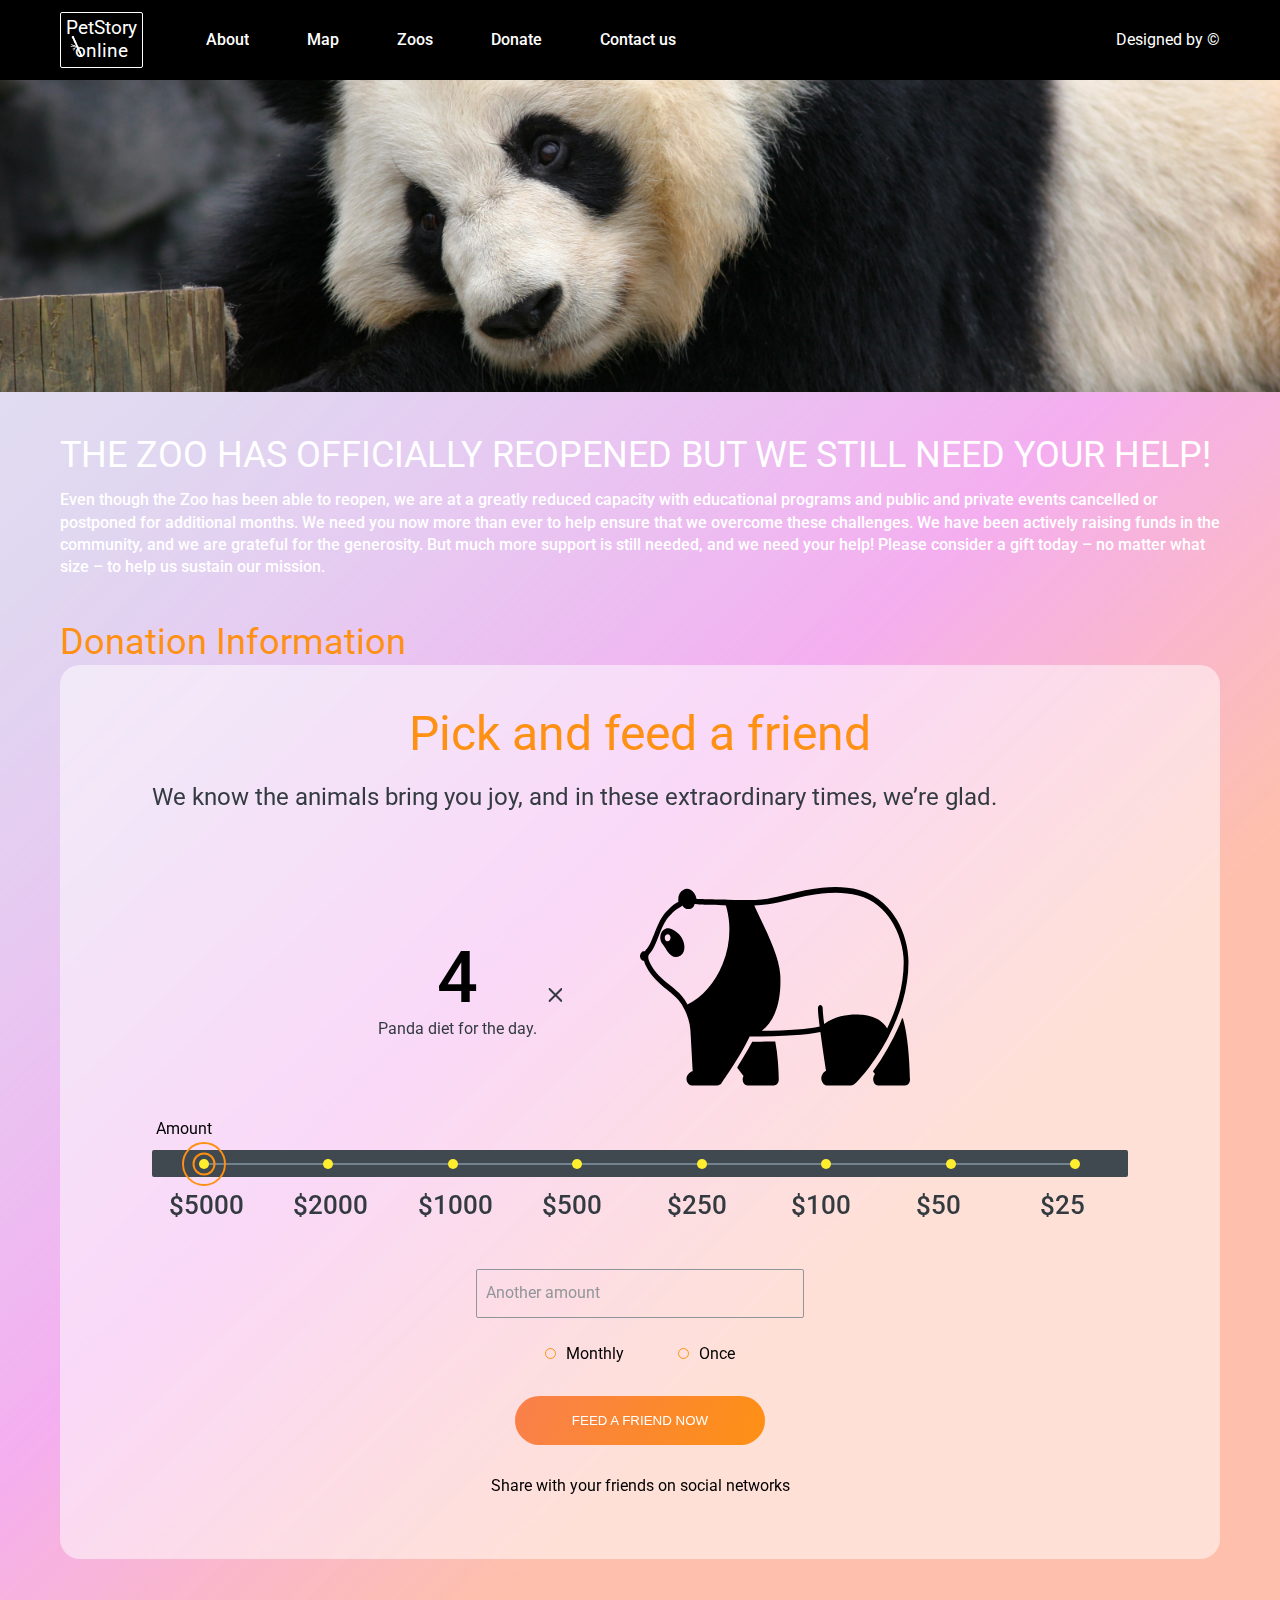
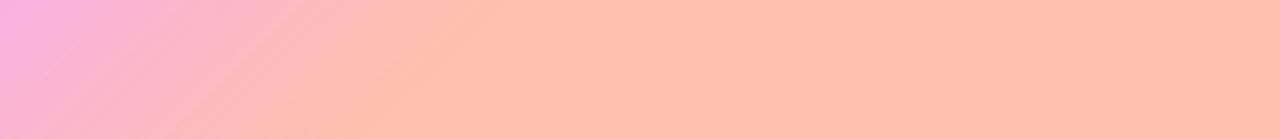
<file: donate.html>
<!DOCTYPE html>
<html lang="en">

<head>
	<meta charset="UTF-8">
	<meta http-equiv="X-UA-Compatible" content="IE=edge">
	<meta name="viewport" content="width=device-width, initial-scale=1.0">
	<link href="./css/style.css" rel="stylesheet">
	<title>Online Zoo</title>
</head>

<body>

	<header class="header">
		<div class="header__container">
			<div class="header__inner">

				<div class="header__logo logo">
					<a href="./index.html#about">PetStory<br>online</a>
				</div>

				<div class="header__menu menu">
					<!-- <button type="button" class="menu__icon icon-menu"><span></span></button> -->
					<nav class="menu__body">
						<ul class="menu__list">
							<li class="menu__item"><a href="#" class="menu__link">About</a></li>
							<li class="menu__item"><a href="#" class="menu__link">Map</a></li>
							<li class="menu__item"><a href="#" class="menu__link">Zoos</a></li>
							<li class="menu__item"><a href="#" class="menu__link">Donate</a></li>
							<li class="menu__item"><a href="#" class="menu__link">Contact us</a></li>
						</ul>
					</nav>
				</div>

				<div class="header__mark">
					<a target="_blank" href="https://www.figma.com/file/ypzT9idgAILaSRVRmDAJxn/online-zoo-3-weeks">Designed
						by ©</a>
				</div>

			</div>
		</div>
	</header>
	<div class="wrapper">
		<main class="donate-page">

			<div class="image">
				<div class="image__container">
					<div class="image__inner">
						<img class="image__item" src="./img/donate/panda.jpg" alt="#">
					</div>
				</div>
			</div>

			<section class="donation">
				<div class="donation__container">
					<h1 class="donation__title">THE ZOO HAS OFFICIALLY REOPENED BUT WE STILL NEED YOUR HELP!</h1>
					<p class="donation__text">Even though the Zoo has been able to reopen, we are at a greatly reduced
						capacity with educational programs and public and private events cancelled or postponed for additional
						months. We need you now more than ever to help ensure that we overcome these challenges. We have been
						actively raising funds in the community, and we are grateful for the generosity. But much more support
						is still needed, and we need your help! Please consider a gift today – no matter what size – to help
						us sustain our mission.</p>

					<h2 class="donation__info">
						Donation Information
					</h2>
					<div class="donation__body body-donation">
						<div class="body-donation__inner">
							<h3 class="body-donation__title">Pick and feed a friend</h3>
							<p class="body-donation__text">We know the animals bring you joy, and in these extraordinary times,
								we’re glad.</p>
							<div class="body-donation__panda">
								<div class="body-donation__half">
									<div class="body-donation__descr">
										<p class="body-donation__days">4</p>
										<p class="body-donation__label">Panda diet for the day.</p>
									</div>
								</div>
								<div class="body-donation__half">
									<div class="body-donation__image">
										<img src="./img/donate/panda_icon.svg" alt="#">
									</div>
								</div>
							</div>
							<form class="donate" method="post" action="#">
								<h4 class="donate__title">Amount</h4>
								<div class="line">
									<div class="line__marks marks">
										<input class="hide" value="5000" type="radio" name="donate" id="m1">
										<input class="hide" value="2000" type="radio" name="donate" id="m2">
										<input class="hide" value="1000" type="radio" name="donate" id="m3">
										<input class="hide" value="500" type="radio" name="donate" id="m4">
										<input class="hide" value="250" type="radio" name="donate" id="m5">
										<input class="hide" value="100" type="radio" name="donate" id="m6">
										<input class="hide" value="50" type="radio" name="donate" id="m7">
										<input class="hide" value="25" type="radio" name="donate" id="m8">

										<label class="marks__item check" for="m1"> <span>5000</span> </label>
										<label class="marks__item" for="m2"><span>2000</span></label>
										<label class="marks__item" for="m3"><span>1000</span></label>
										<label class="marks__item" for="m4"><span>500</span></label>
										<label class="marks__item" for="m5"><span>250</span></label>
										<label class="marks__item" for="m6"><span>100</span></label>
										<label class="marks__item" for="m7"><span>50</span></label>
										<label class="marks__item" for="m8"><span>25</span></label>
									</div>
								</div>
								<input class="donate__amount" placeholder="Another amount" type="number">
								<div class="donate__pay-subscribe">
									<input class="hide" type="radio" name="subscribe" id="s1">
									<input checked class="hide" type="radio" name="subscribe" id="s2">
									<label for="s1">Monthly</label>
									<label for="s2">Once</label>
								</div>
								<button class="donate__btn button" type="submit">Feed a friend now</button>
								<a class="donate__link" href="#">Share with your friends on social networks </a>
							</form>
						</div>
					</div>
				</div>
			</section>
		</main>
	</div>

	<script src="./js/donate.js"></script>
</body>

</html>
</file>
<file: css/style.css>
@charset "UTF-8";
@import url(https://fonts.googleapis.com/css?family=Roboto:100,300,regular,500,700&display=swap);
.button {
  font-weight: 500;
  width: 25.7%;
  padding: 17px 0px;
  text-align: center;
  text-transform: uppercase;
  color: #fff;
  background: linear-gradient(113.96deg, #f9804b 1.49%, #fe9013 101.44%);
  cursor: pointer;
  border-radius: 25px;
}
.button_rectangle {
  border-radius: 5px;
}
.button:hover {
  background: #e47209;
}
.button:active {
  background: #4b9200;
}
.button:disabled {
  background: #767474;
}

.logo {
  padding: 3.5px 4.75px;
  text-align: center;
  border: 1.18841px solid #ffffff;
  border-radius: 2px;
}
.logo a {
  position: relative;
  font-size: 19px;
  line-height: 1.2;
}
.logo a::before {
  content: "";
  position: absolute;
  left: 4px;
  bottom: 5px;
  width: 12px;
  height: 22px;
  background: url("../img/icons/bamboo.svg") 0 0/cover no-repeat;
}

.hide {
  display: none;
}

.header {
  background: #000000;
  color: #fff;
  position: absolute;
  width: 100%;
}
.header__inner {
  min-height: 80px;
  display: -webkit-box;
  display: -ms-flexbox;
  display: flex;
  -webkit-box-align: center;
      -ms-flex-align: center;
          align-items: center;
  -webkit-column-gap: 63px;
     -moz-column-gap: 63px;
          column-gap: 63px;
}
.header__menu {
  -webkit-box-flex: 1;
      -ms-flex: 1 1 auto;
          flex: 1 1 auto;
}
.menu__list {
  display: -webkit-box;
  display: -ms-flexbox;
  display: flex;
  -webkit-box-align: center;
      -ms-flex-align: center;
          align-items: center;
  -ms-flex-wrap: wrap;
      flex-wrap: wrap;
}
.menu__item {
  overflow: hidden;
}
.menu__item:not(:last-child) {
  margin-right: 58px;
}
.menu__link {
  position: relative;
  font-weight: 500;
}
.menu__link::before {
  content: "";
  width: 70%;
  height: 2px;
  background-color: #fff;
  position: absolute;
  left: -100%;
  bottom: 0;
  -webkit-transition: 0.3s ease left;
  transition: 0.3s ease left;
}
.menu__link:hover::before {
  left: 0;
}

.footer {
  background: #111115;
  color: #fff;
  padding: 40px 0px 50px 0px;
}
.footer__btn {
  margin-bottom: 44px;
}
.top-footer {
  margin-bottom: 36px;
  display: -webkit-box;
  display: -ms-flexbox;
  display: flex;
  -webkit-box-pack: justify;
      -ms-flex-pack: justify;
          justify-content: space-between;
}
.top-footer__logo {
  max-width: 82px;
  max-height: 52px;
}
.top-footer__logo a {
  font-size: 19px;
}
.subscribe__title {
  font-size: 24px;
  line-height: 1.2;
  margin-bottom: 14px;
}
.subscribe__form {
  display: -webkit-box;
  display: -ms-flexbox;
  display: flex;
  gap: 0 10px;
}
.subscribe__border {
  display: -webkit-box;
  display: -ms-flexbox;
  display: flex;
  -webkit-box-align: center;
      -ms-flex-align: center;
          align-items: center;
  -webkit-box-pack: center;
      -ms-flex-pack: center;
          justify-content: center;
  background: linear-gradient(113.96deg, #f9804b 1.49%, #fe9013 101.44%);
  border-radius: 2px;
  width: 230px;
  height: 44px;
}
.subscribe__mail {
  background-color: #111115;
  width: 228px;
  height: 42px;
  padding: 10px;
  color: #fff;
}
.subscribe__btn {
  border: 1px solid #4b9200;
  border-radius: 5px;
  background-color: #f1f3f2;
  color: #4b9200;
  padding: 10px 39px;
}

.bot-footer {
  display: -webkit-box;
  display: -ms-flexbox;
  display: flex;
  -webkit-box-pack: justify;
      -ms-flex-pack: justify;
          justify-content: space-between;
  -webkit-box-align: end;
      -ms-flex-align: end;
          align-items: flex-end;
}
.bot-footer__menu {
  padding-left: 122px;
}
.socials__item:not(:last-child) {
  margin-bottom: 10px;
}
.socials__link {
  display: -webkit-box;
  display: -ms-flexbox;
  display: flex;
  -webkit-box-align: center;
      -ms-flex-align: center;
          align-items: center;
}
.socials__link span {
  width: 26px;
  height: 26px;
  border-radius: 50%;
  background: rgba(196, 196, 196, 0.5019607843);
  position: relative;
  margin-right: 12px;
}
.socials__link span::before {
  content: "";
  position: absolute;
  top: 50%;
  left: 50%;
  -webkit-transform: translate(-50%, -50%);
          transform: translate(-50%, -50%);
}
.socials__link_face span::before {
  background: url("../img/icons/face.svg") 0 0/cover no-repeat;
  width: 8px;
  height: 16px;
}
.socials__link_twit span::before {
  background: url("../img/icons/twit.svg") 0 0/cover no-repeat;
  width: 16px;
  height: 14px;
}
.socials__link_inst span::before {
  background: url("../img/icons/inst.svg") 0 0/cover no-repeat;
  width: 16px;
  height: 16px;
}
.socials__link_youtube span::before {
  background: url("../img/icons/youtube.svg") 0 0/cover no-repeat;
  width: 18px;
  height: 12.99px;
}

@font-face {
  font-family: "Recoleta";
  src: url(../fonts/RecoletaAlt-Regular.woff2) format("woff2"), url(../fonts/RecoletaAlt-Regular.woff) format("woff");
  font-style: normal;
  font-weight: 400;
  font-display: swap;
}
/* Обнуляющий стиль */
*,
*::before,
*::after {
  -webkit-box-sizing: border-box;
          box-sizing: border-box;
  margin: 0;
  padding: 0;
  border: 0;
}

li {
  list-style: none;
}

a {
  color: inherit;
}

a,
a:visited {
  text-decoration: none;
}

a:hover {
  text-decoration: none;
}

h1,
h2,
h3,
h4,
h5,
h6 {
  font-weight: inherit;
  font-size: inherit;
}

img {
  vertical-align: top;
}

body,
html {
  height: 100%;
  line-height: 1;
}

html {
  scroll-behavior: smooth;
}

/* ================================================================ */
[class*=__container] {
  max-width: 1200px;
  padding: 0 20px;
  margin: 0 auto;
}

body {
  font-family: "Roboto";
  line-height: 1.4;
}

.wrapper {
  display: -webkit-box;
  display: -ms-flexbox;
  display: flex;
  -webkit-box-orient: vertical;
  -webkit-box-direction: normal;
      -ms-flex-direction: column;
          flex-direction: column;
  min-height: 100%;
  overflow: hidden;
}

.page {
  -webkit-box-flex: 1;
      -ms-flex: 1 1 auto;
          flex: 1 1 auto;
}

.active {
  background: linear-gradient(113.96deg, #f9804b 1.49%, #fe9013 101.44%);
  -webkit-background-clip: text;
  -webkit-text-fill-color: transparent;
  background-clip: text;
}

.about {
  min-height: 700px;
  padding-top: 80px;
  background: url("../img/about/bg.jpg") center/cover no-repeat;
}
.about__inner {
  display: -webkit-box;
  display: -ms-flexbox;
  display: flex;
  -webkit-box-orient: vertical;
  -webkit-box-direction: normal;
      -ms-flex-direction: column;
          flex-direction: column;
  -webkit-box-align: end;
      -ms-flex-align: end;
          align-items: flex-end;
}
.about__body {
  padding: 86px 0 100px;
  text-align: center;
}
.about__title {
  position: relative;
}
.about__title:not(:last-child) {
  margin-bottom: 60px;
}
.about__title::before {
  content: "";
  position: absolute;
  width: 465px;
  height: 465px;
  border-radius: 50%;
  background: linear-gradient(113.96deg, #f9804b 1.49%, #fe9013 101.44%);
  top: -20%;
  left: -15%;
}
.about__title h1 {
  max-width: 500px;
  font-weight: 700;
  font-size: 106px;
  line-height: 0.75;
  text-align: center;
  color: #fff;
  text-transform: uppercase;
  position: relative;
}
.about__title h1 span {
  color: #ffee2e;
}
.about__button {
  width: 60%;
}

.backstage {
  padding-top: 140px;
  margin-bottom: 180px;
}
.backstage__inner {
  display: -webkit-box;
  display: -ms-flexbox;
  display: flex;
  -webkit-column-gap: 87px;
     -moz-column-gap: 87px;
          column-gap: 87px;
}
.backstage__img {
  -webkit-box-flex: 0;
      -ms-flex: 0 0 52.45%;
          flex: 0 0 52.45%;
}
.backstage__img img {
  max-width: 100%;
}
.backstage__body {
  -webkit-box-flex: 0;
      -ms-flex: 0 0 40.05%;
          flex: 0 0 40.05%;
  color: #333b41;
  line-height: 1.2;
  position: relative;
}
.backstage__body::before {
  content: "";
  background: url("../img/backstage/decor.svg") 0 0/contain no-repeat;
  width: 201px;
  height: 605px;
  -webkit-filter: drop-shadow(0px 4px 4px rgba(0, 0, 0, 0.25));
          filter: drop-shadow(0px 4px 4px rgba(0, 0, 0, 0.25));
  position: absolute;
  right: -206px;
  top: 0;
  -webkit-transform: translateY(-128px);
          transform: translateY(-128px);
}
.backstage__title {
  font-size: 48px;
}
.backstage__title:not(:last-child) {
  margin-bottom: 20px;
}
.backstage__text {
  line-height: 1.3;
}
.backstage__text:not(:last-child) {
  margin-bottom: 54px;
}
.backstage__text_height {
  line-height: 1.4;
}
.backstage__subtitle {
  font-size: 24px;
}
.backstage__subtitle:not(:last-child) {
  margin-bottom: 34px;
}

.gallery__container {
  text-align: center;
  position: relative;
  max-width: 1330px;
  padding: 0 85px 100px;
}
.gallery__container::before {
  content: "";
  position: absolute;
  width: 292px;
  height: 460px;
  left: 0;
  bottom: 0;
  -webkit-transform: translateX(-68.5%);
          transform: translateX(-68.5%);
  background: url(../img/gallery/left_decor.png) 0 0/cover no-repeat;
}
.gallery__container::after {
  content: "";
  position: absolute;
  width: 368px;
  height: 275px;
  right: 0;
  bottom: 0;
  -webkit-transform: translateX(40.5%);
          transform: translateX(40.5%);
  background: url(../img/gallery/right_decor.png) 0 0/cover no-repeat;
}
.gallery__body {
  display: -webkit-box;
  display: -ms-flexbox;
  display: flex;
  -ms-flex-wrap: wrap;
      flex-wrap: wrap;
  gap: 20px 2.6%;
  position: relative;
}
.gallery__body:not(:last-child) {
  margin-bottom: 80px;
}
.gallery__item {
  -webkit-box-flex: 0;
      -ms-flex: 0 0 31.6%;
          flex: 0 0 31.6%;
  position: relative;
  background: #fff;
  border-radius: 5px;
}
.gallery__item::before {
  content: "";
  position: absolute;
  top: -2px;
  bottom: -2px;
  left: -2px;
  right: -2px;
  background: linear-gradient(113.96deg, #fa6f32 1.49%, #fe9013 101.44%);
  z-index: -1;
  border-radius: 5px;
}
.gallery__btn {
  position: absolute;
  top: 50%;
  -webkit-transform: translateY(-50%);
          transform: translateY(-50%);
  width: 62px;
  height: 62px;
  background: linear-gradient(113.96deg, #f9804b 1.49%, #fe9013 101.44%);
  border-radius: 50%;
}
.gallery__btn::before {
  content: "";
  position: absolute;
  width: 30px;
  height: 15px;
  left: 50%;
  top: 50%;
  -webkit-transform: translate(-50%, -50%);
          transform: translate(-50%, -50%);
}
.gallery__btn_prev {
  left: -82px;
}
.gallery__btn_prev::before {
  background: url(../img/gallery/arrow_prev.svg) 0 0/cover no-repeat;
}
.gallery__btn_next {
  right: -82px;
}
.gallery__btn_next::before {
  background: url(../img/gallery/arrow_next.svg) 0 0/cover no-repeat;
}
.card__img img {
  border-radius: 5px 5px 0 0;
  width: 100%;
  height: 366px;
  -o-object-fit: cover;
     object-fit: cover;
}
.card__name {
  text-align: left;
  padding: 8px 16px;
  position: relative;
}
.card__name::before {
  content: "";
  position: absolute;
  right: 13px;
  top: 50%;
  -webkit-transform: translateY(-50%);
          transform: translateY(-50%);
}
.card__title {
  text-transform: uppercase;
  font-weight: 500;
}
.card__subtitle {
  font-weight: 300;
  line-height: 1.2;
  font-size: 15px;
}

.predator::before {
  width: 48px;
  height: 38px;
  background: url("../img/gallery/predator_decor.svg") 0 0/cover no-repeat;
}

.herbivorous::before {
  width: 33px;
  height: 37px;
  background: url("../img/gallery/herbivorous_decor.svg") 0 0/cover no-repeat;
}

.feed {
  padding: 69px 0 100px;
  background: linear-gradient(315.75deg, rgba(254, 210, 144, 0.7) 30.06%, #febdab 100.95%, rgba(254, 210, 144, 0.7) 106.36%), linear-gradient(315.75deg, rgba(254, 189, 171, 0.74) 30.06%, rgba(243, 169, 248, 0.66) 50.74%, #e0d8f0 80.49%, #eaf7fe 127.9%, #eaf7fe 149.54%), linear-gradient(315.75deg, rgba(254, 189, 171, 0.74) 30.06%, rgba(243, 169, 248, 0.66) 50.74%, #e0d8f0 80.49%, #eaf7fe 127.9%, #eaf7fe 149.54%);
  opacity: 0.9;
}
.feed__inner {
  background: rgba(253, 253, 255, 0.52);
  -webkit-backdrop-filter: blur(2px);
          backdrop-filter: blur(2px);
  padding: 41px 79px 59px;
  border-radius: 20px;
}
.feed__header {
  margin-bottom: 60px;
}
.feed__title {
  font-size: 48px;
  color: #fe9013;
  margin-bottom: 30px;
  text-align: center;
}
.feed__text {
  color: #333b41;
}
.feed__text_big {
  font-size: 24px;
  margin-bottom: 40px;
}
.feed__text_medium {
  font-weight: 500;
  margin-bottom: 10px;
  line-height: 1.3;
}
.feed__text span {
  border-bottom: 1px solid #fe9013;
}
.body-feed {
  text-align: center;
}
.body-feed__title {
  font-size: 36px;
  line-height: 1.3;
  color: #333b41;
  text-align: center;
  margin-bottom: 40px;
}
.body-feed__items {
  display: -webkit-box;
  display: -ms-flexbox;
  display: flex;
  gap: 0 17%;
  padding: 0 99px;
}
.body-feed__items:not(:last-child) {
  margin-bottom: 60px;
}
.body-feed__item {
  -webkit-box-flex: 0;
      -ms-flex: 0 0 22%;
          flex: 0 0 22%;
  position: relative;
}
.body-feed__item:not(:last-child)::before {
  content: "";
  width: 70px;
  height: 35px;
  background: url("../img/feed/arrow_next.svg") 0 0/cover no-repeat;
  position: absolute;
  top: 50%;
  right: 0;
  -webkit-transform: translate(100%, -50%);
          transform: translate(100%, -50%);
}
.body-feed__img {
  width: 168px;
  height: 168px;
  display: -webkit-box;
  display: -ms-flexbox;
  display: flex;
  -webkit-box-align: center;
      -ms-flex-align: center;
          align-items: center;
  -webkit-box-pack: center;
      -ms-flex-pack: center;
          justify-content: center;
  background-color: #fff;
  position: relative;
  border-radius: 5px;
  margin-bottom: 30px;
}
.body-feed__img::before {
  content: "";
  position: absolute;
  top: -2px;
  bottom: -2px;
  left: -2px;
  right: -2px;
  background: linear-gradient(113.96deg, #fa6f32 1.49%, #fe9013 101.44%);
  z-index: -1;
  border-radius: 5px;
}
.body-feed__descr {
  color: #333b41;
  text-align: left;
}
.testimonials {
  padding: 140px 0 180px;
}
.testimonials__container {
  position: relative;
}
.testimonials__container::before {
  content: "";
  position: absolute;
  width: 300px;
  height: 300px;
  background: url("../img/testimonials/decor.png") 0 0/cover no-repeat;
  right: 0;
  bottom: 0;
  -webkit-transform: translate(66.7%, 59.8%);
          transform: translate(66.7%, 59.8%);
}
.testimonials__title {
  font-size: 36px;
  line-height: 1.3;
  text-align: center;
  color: #333b41;
  margin-bottom: 47px;
}
.cards-testimonials {
  display: -webkit-box;
  display: -ms-flexbox;
  display: flex;
  gap: 0 2.59%;
}
.cards-testimonials:not(:last-child) {
  margin-bottom: 60px;
}
.cards-testimonials__item {
  padding: 15px;
  background: #f1f3f2;
  border-radius: 20px;
  -webkit-box-flex: 0;
      -ms-flex: 0 0 23.06%;
          flex: 0 0 23.06%;
  line-height: 120%;
  position: relative;
}
.cards-testimonials__item::before {
  content: "";
  position: absolute;
  top: -1px;
  left: -1px;
  bottom: -1px;
  right: -1px;
  z-index: -1;
  border-radius: 20px;
  background: linear-gradient(315.75deg, rgba(254, 189, 171, 0.74) 30.06%, rgba(243, 169, 248, 0.66) 50.74%, #e0d8f0 80.49%, #eaf7fe 127.9%, #eaf7fe 149.54%), linear-gradient(315.75deg, rgba(254, 189, 171, 0.74) 30.06%, rgba(243, 169, 248, 0.66) 50.74%, #e0d8f0 80.49%, #eaf7fe 127.9%, #eaf7fe 149.54%);
}
.cards-testimonials__header {
  display: -webkit-box;
  display: -ms-flexbox;
  display: flex;
  margin-bottom: 11px;
}
.cards-testimonials__icon {
  margin-right: 10px;
  display: -webkit-box;
  display: -ms-flexbox;
  display: flex;
  -webkit-box-align: center;
      -ms-flex-align: center;
          align-items: center;
  -webkit-box-pack: center;
      -ms-flex-pack: center;
          justify-content: center;
  max-width: 37px;
}
.cards-testimonials__icon img {
  width: 100%;
  height: 100%;
}
.cards-testimonials__name {
  color: #000000;
  width: 100%;
  margin-bottom: 1px;
}
.cards-testimonials__descr {
  font-weight: 300;
  font-size: 15px;
  display: inline-block;
}
.cards-testimonials__text {
  color: #767474;
  font-size: 15px;
  line-height: 1.2;
  overflow: hidden;
  text-overflow: ellipsis;
  display: -webkit-box;
  -webkit-line-clamp: 17;
  -webkit-box-orient: vertical;
}
.donate-page {
  background: linear-gradient(315.75deg, rgba(254, 189, 171, 0.74) 30.06%, rgba(243, 169, 248, 0.66) 50.74%, #e0d8f0 80.49%, #eaf7fe 127.9%, #eaf7fe 149.54%), linear-gradient(315.75deg, rgba(254, 189, 171, 0.74) 30.06%, rgba(243, 169, 248, 0.66) 50.74%, #e0d8f0 80.49%, #eaf7fe 127.9%, #eaf7fe 149.54%), linear-gradient(315.75deg, rgba(254, 210, 144, 0.7) 30.06%, #febdab 100.95%, rgba(254, 210, 144, 0.7) 106.36%);
}

.image__container {
  max-width: 1600px;
  margin: 0 auto;
  padding: 0;
}
.image__inner {
  position: relative;
  padding-bottom: 24.4%;
}
.image__item {
  position: absolute;
  top: 0;
  left: 0;
  right: 0;
  bottom: 0;
  width: 100%;
  -o-object-fit: cover;
     object-fit: cover;
  -o-object-position: center;
     object-position: center;
}

.donation {
  padding: 40px 0 180px 0;
}
.donation__title {
  color: #fff;
  font-size: 36px;
  line-height: 1.3;
  margin-bottom: 10px;
}
.donation__text {
  font-weight: 500;
  color: #fff;
  margin-bottom: 40px;
}
.donation__info {
  font-size: 36px;
  line-height: 1.3;
  color: #fe9013;
}
.body-donation {
  border-radius: 20px;
  background: rgba(255, 255, 255, 0.52);
  -webkit-backdrop-filter: blur(2px);
          backdrop-filter: blur(2px);
  min-height: 893px;
}
.body-donation__inner {
  padding: 40px 92px 62px;
  min-height: 893px;
}
.body-donation__title {
  font-size: 48px;
  line-height: 120%;
  text-align: center;
  color: #fe9013;
  margin-bottom: 20px;
}
.body-donation__text {
  font-size: 24px;
  line-height: 120%;
  color: #333b41;
  margin-bottom: 60px;
}
.body-donation__panda {
  display: -webkit-box;
  display: -ms-flexbox;
  display: flex;
  gap: 0 2%;
}
.body-donation__half {
  -webkit-box-flex: 0;
      -ms-flex: 0 0 48%;
          flex: 0 0 48%;
  display: -webkit-box;
  display: -ms-flexbox;
  display: flex;
  -webkit-box-orient: vertical;
  -webkit-box-direction: normal;
      -ms-flex-direction: column;
          flex-direction: column;
  -webkit-box-align: center;
      -ms-flex-align: center;
          align-items: center;
  -webkit-box-pack: center;
      -ms-flex-pack: center;
          justify-content: center;
}
.body-donation__descr {
  text-align: center;
  -webkit-transform: translateX(45%);
          transform: translateX(45%);
  position: relative;
}
.body-donation__descr::before {
  content: "";
  position: absolute;
  right: 0;
  top: 50%;
  -webkit-transform: translate(178%, -50%);
          transform: translate(178%, -50%);
  width: 14px;
  height: 14px;
  background: url("../img/icons/cross.svg") 0 0 no-repeat;
}
.body-donation__days {
  font-weight: 500;
  font-size: 72px;
  line-height: 0.8;
  margin-bottom: 11px;
}
.body-donation__label {
  color: #333b41;
}
.body-donation__image {
  -ms-flex-item-align: start;
      align-self: flex-start;
  -webkit-transform: translateY(-13%);
          transform: translateY(-13%);
}

.donate {
  display: -webkit-box;
  display: -ms-flexbox;
  display: flex;
  -webkit-box-orient: vertical;
  -webkit-box-direction: normal;
      -ms-flex-direction: column;
          flex-direction: column;
  -webkit-box-align: center;
      -ms-flex-align: center;
          align-items: center;
}
.donate__title {
  -ms-flex-item-align: start;
      align-self: flex-start;
  margin-bottom: 10px;
  padding-left: 4px;
}
.donate__amount {
  background-color: transparent;
  padding: 16px 140px 16px 9px;
  color: #333b41;
  border: 1px solid #929699;
  border-radius: 2px;
  margin: 0 auto;
  margin-bottom: 25px;
}
.donate__amount::-webkit-input-placeholder {
  color: #929699;
  font-family: "Roboto";
  font-weight: 400;
  font-size: 16px;
  line-height: 140%;
}
.donate__amount::-moz-placeholder {
  color: #929699;
  font-family: "Roboto";
  font-weight: 400;
  font-size: 16px;
  line-height: 140%;
}
.donate__amount:-ms-input-placeholder {
  color: #929699;
  font-family: "Roboto";
  font-weight: 400;
  font-size: 16px;
  line-height: 140%;
}
.donate__amount::-ms-input-placeholder {
  color: #929699;
  font-family: "Roboto";
  font-weight: 400;
  font-size: 16px;
  line-height: 140%;
}
.donate__amount::placeholder {
  color: #929699;
  font-family: "Roboto";
  font-weight: 400;
  font-size: 16px;
  line-height: 140%;
}
.donate__pay-subscribe {
  margin-bottom: 30px;
}
.donate__pay-subscribe label:not(:last-child) {
  margin-right: 50px;
}
.donate__pay-subscribe label::before {
  content: "";
  display: inline-block;
  width: 11px;
  height: 11px;
  border-radius: 50%;
  background-color: transparent;
  border: 1px solid #fe9013;
  margin-right: 10px;
}
.donate__btn:not(:last-child) {
  margin-bottom: 30px;
}
.line {
  width: 976px;
  background-color: #404950;
  border-radius: 2px;
  padding: 0px 30px;
  display: -webkit-box;
  display: -ms-flexbox;
  display: flex;
  -webkit-box-align: center;
      -ms-flex-align: center;
          align-items: center;
  height: 27px;
  position: relative;
  margin-bottom: 92px;
}
.line::before {
  content: "";
  width: 89.6%;
  height: 2px;
  position: absolute;
  top: 50%;
  left: 50%;
  -webkit-transform: translate(-50%, -50%);
          transform: translate(-50%, -50%);
  background-color: #72828e;
}
.line__marks {
  display: -webkit-box;
  display: -ms-flexbox;
  display: flex;
  position: relative;
  width: 915px;
  -webkit-box-pack: justify;
      -ms-flex-pack: justify;
          justify-content: space-between;
}
.line__marks input {
  outline: none;
  background: transparent;
  border: none;
}

.marks__hide {
  display: none;
}
.marks__item {
  width: 10px;
  height: 10px;
  padding: 20px;
  border-radius: 50%;
  border: 2px solid transparent;
  cursor: pointer;
  position: relative;
  -webkit-transition: border 0.3s ease;
  transition: border 0.3s ease;
}
.marks__item::before {
  content: "";
  background: #ffee2e;
  width: 10px;
  height: 10px;
  border-radius: 50%;
  position: absolute;
  top: 50%;
  left: 50%;
  -webkit-transform: translate(-50%, -50%);
          transform: translate(-50%, -50%);
  cursor: pointer;
}
.marks__item::after {
  content: "";
  position: absolute;
  width: 23px;
  height: 23px;
  background-color: transparent;
  border-radius: 50%;
  border: 2px solid transparent;
  top: 50%;
  left: 50%;
  -webkit-transform: translate(-50%, -50%);
          transform: translate(-50%, -50%);
  -webkit-transition: border 0.3s ease;
  transition: border 0.3s ease;
}
.marks__item:hover::after {
  border: 2px solid #fe9013;
}
.marks__item span {
  position: absolute;
  font-weight: 500;
  font-size: 26px;
  line-height: 140%;
  text-transform: uppercase;
  color: #333b41;
  left: 0;
  bottom: -100%;
}
.marks__item span::before {
  content: "$";
  position: absolute;
  left: 0;
  top: 50%;
  -webkit-transform: translate(-100%, -50%);
          transform: translate(-100%, -50%);
}

.check {
  border: 2px solid #fe9013;
}
.check::after {
  border: 2px solid #fe9013;
}
</file>
